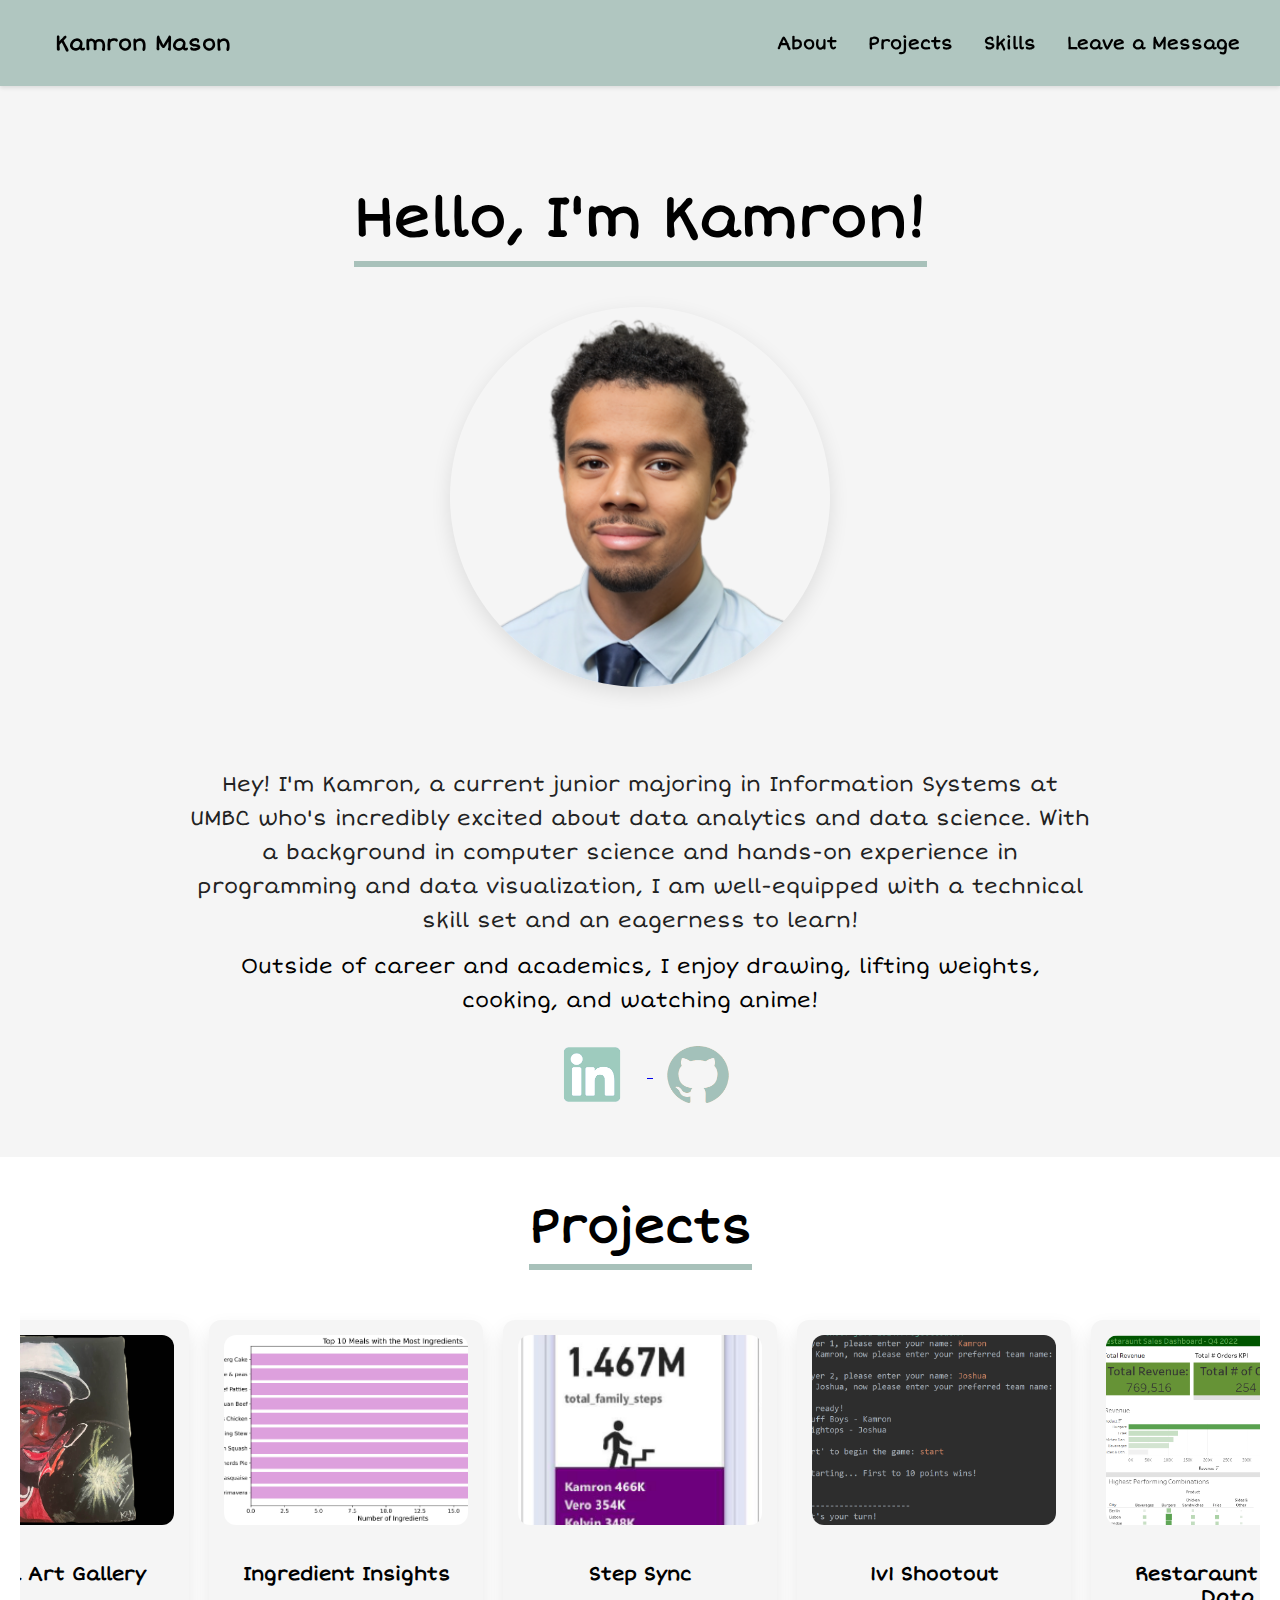
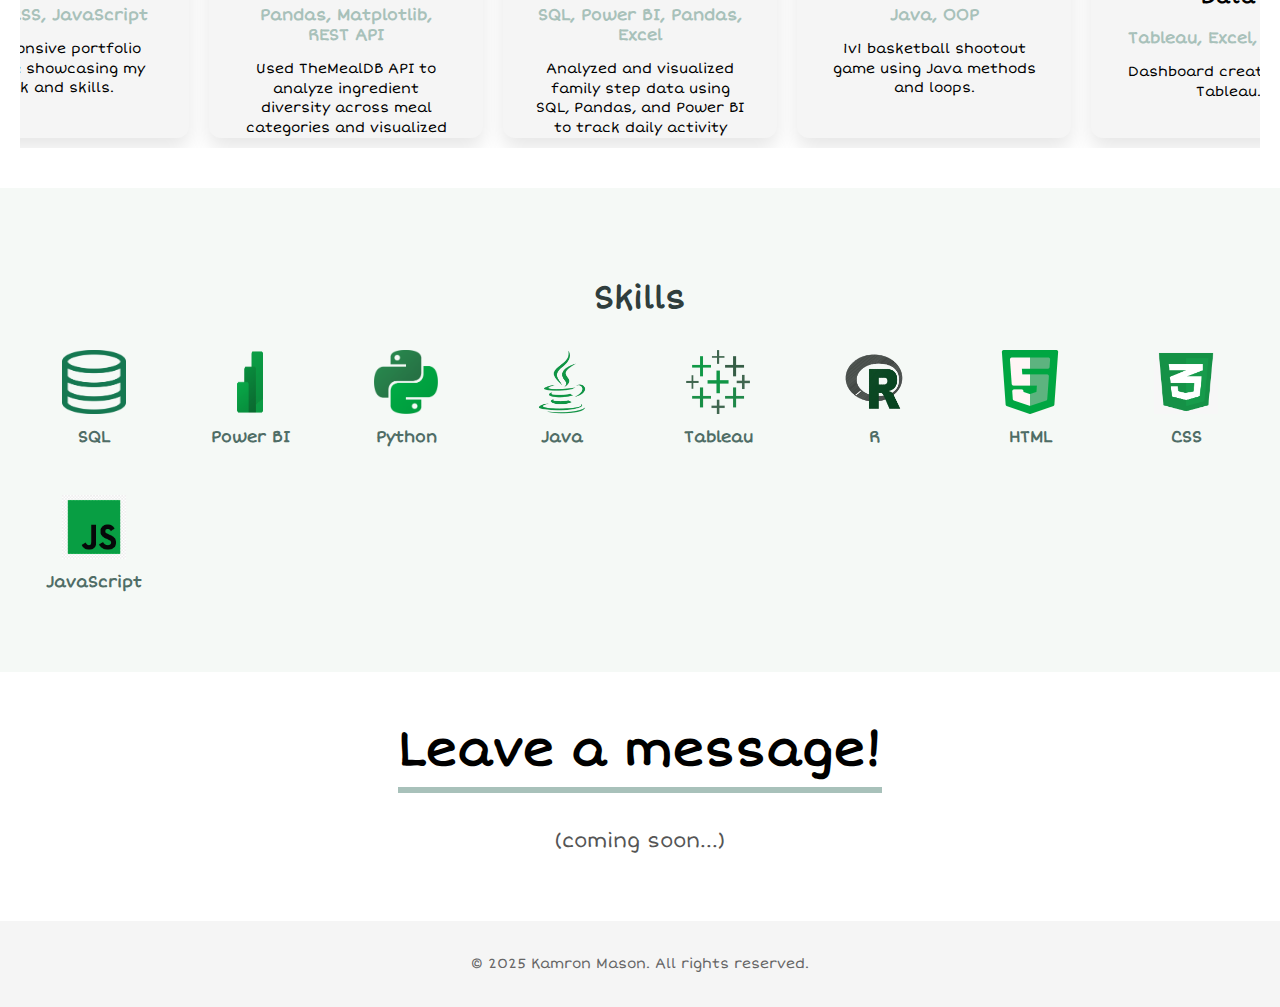
<file: index.html>
<!DOCTYPE html>
<html lang="en">
<head>
  <meta charset="UTF-8" />
  <meta name="viewport" content="width=device-width, initial-scale=1.0" />
  <title>Kamron Mason</title>
  <link rel="stylesheet" href="styles.css" />
  <link rel="preconnect" href="https://fonts.googleapis.com" />
  <link rel="preconnect" href="https://fonts.gstatic.com" crossorigin />
  <link href="https://fonts.googleapis.com/css2?family=Short+Stack&display=swap" rel="stylesheet" />
</head>
<body>

  <header>
    <a href="#" class="logo">Kamron Mason</a>
    <nav>
      <a href="#about">About</a>
      <a href="#projects">Projects</a>
      <a href="#skills">Skills</a>
      <a href="#leave-message">Leave a Message</a>
    </nav>
  </header>

  <section id="about" class="about-section">
    <h1 class="Intro-text">Hello, I'm Kamron!</h1>
    <img src="kamronm.png" alt="Kamron Mason" class="about-photo" />
  </section>

  <p class="intro">
    Hey! I'm Kamron, a current junior majoring in Information Systems at UMBC who's incredibly excited about data analytics and data science. With a background in computer science and hands-on experience in programming and data visualization, I am well-equipped with a technical skill set and an eagerness to learn!
  </p>

  <p class="hobbies">
    Outside of career and academics, I enjoy drawing, lifting weights, cooking, and watching anime!
  </p>

  <div class="social-images">
    <a href="https://www.linkedin.com/in/kamron-mason-25a87b299/" target="_blank">
      <img src="newlinked2.png" alt="LinkedIn" class="linkedin-icon" />
    </a>
    <a href="https://github.com/kamronm1" target="_blank">
      <img src="output-onlinetools.png" alt="GitHub" class="github-icon" />
    </a>
  </div>

  <section class="projects-section" id="projects">
    <h2 class="Project-text">Projects</h2>
    <div class="projects-container">

      <a href="https://github.com/kamronm1/Personal-Art-Gallery" target="_blank" class="project-card">
        <img src="mjpic.jpg" alt="Visual Art Gallery" />
        <div class="project-content">
          <h3 class="project-title">Visual Art Gallery</h3>
          <p class="tech">HTML, CSS, JavaScript</p>
          <p class="desc">A responsive portfolio website showcasing my work and skills.</p>
        </div>
      </a>

      <a href="https://github.com/kamronm1/MealDB-Ingredient-Analysis" target="_blank" class="project-card">
        <img src="top_10sa%20(1).png" alt="MealDB Project" />
        <div class="project-content">
          <h3 class="project-title">Ingredient Insights</h3>
          <p class="tech">Pandas, Matplotlib, REST API</p>
          <p class="desc">Used TheMealDB API to analyze ingredient diversity across meal categories and visualized trends with Python.</p>
        </div>
      </a>

      <a href="https://github.com/kamronm1/Step-Sync" target="_blank" class="project-card">
        <img class="step-sync" src="stepsync.png" alt="Step Sync Project" />
        <div class="project-content">
          <h3 class="project-title">Step Sync</h3>
          <p class="tech">SQL, Power BI, Pandas, Excel</p>
          <p class="desc">Analyzed and visualized family step data using SQL, Pandas, and Power BI to track daily activity trends.</p>
        </div>
      </a>

      <a href="https://github.com/kamronm1/1v1-Shootout" target="_blank" class="project-card">
        <img src="demo.png" alt="1v1 Shootout" />
        <div class="project-content">
          <h3 class="project-title">1v1 Shootout</h3>
          <p class="tech">Java, OOP</p>
          <p class="desc">1v1 basketball shootout game using Java methods and loops.</p>
        </div>
      </a>

      <a href="https://github.com/kamronm1/Restaraunt-Sales-Data" target="_blank" class="project-card">
        <img src="RestarauntSales.png" alt="1v1 Shootout Game" />
        <div class="project-content">
          <h3 class="project-title">Restaraunt Sales Data</h3>
          <p class="tech">Tableau, Excel, Pandas</p>
          <p class="desc">Dashboard created using Tableau.</p>
        </div>
      </a>

    </div>
  </section>

  <section class="skills-section" id="skills">
    <h2 class="skills-header">Skills</h2>
    <div class="skills-grid">
      <div class="skill"><img src="greensql.png" alt="SQL" /><p>SQL</p></div>
      <div class="skill"><img src="greenpowerbi.png" alt="Power BI" /><p>Power BI</p></div>
      <div class="skill"><img src="greenpython.png" alt="Python" /><p>Python</p></div>
      <div class="skill"><img src="newgreenjava.png" alt="Java" /><p>Java</p></div>
      <div class="skill"><img src="greentableau.png" alt="Tableau" /><p>Tableau</p></div>
      <div class="skill"><img src="newgreenr.png" alt="R" /><p>R</p></div>
      <div class="skill"><img src="greenhtml.png" alt="HTML" /><p>HTML</p></div>
      <div class="skill"><img src="greencss.png" alt="CSS" /><p>CSS</p></div>
      <div class="skill"><img src="greenjs.png" alt="JavaScript" /><p>JavaScript</p></div>
    </div>
  </section>

  <section class="leave-message" id="leave-message">
    <h2 class="leave-message-heading">Leave a message!</h2>
    <p class="coming-soon-text">(coming soon...)</p>
  </section>

  <footer class="footer">
    <p>&copy; 2025 Kamron Mason. All rights reserved.</p>
  </footer>

</body>
</html>
</file>
<file: styles.css>
html {
  scroll-behavior: smooth;
}

body {
  margin: 0;
  font-family: 'Short Stack', cursive;
  background-color: #f5f5f5;
}

header {
  display: flex;
  justify-content: space-between;
  align-items: center;
  padding: 30px 40px;
  background-color: rgba(168, 193, 186, 0.9); /* semi-transparent #A8C1BA */
  box-shadow: 0 2px 4px rgba(0,0,0,0.1);
  position: sticky;
  top: 0;
  z-index: 1000;
}

.logo {
  font-size: 21px;
  font-weight: bold;
  padding-left: 15px;
  color: inherit;          /* Keep the text color same as surrounding */
  text-decoration: none;   /* Remove underline */
  cursor: pointer;         /* Show pointer on hover */
}

nav a {
  margin-left: 25px;
  text-decoration: none;
  color: #000000;
  font-weight: bold;
  font-size: 18px;
  transition: color 0.3s ease;
}

.about-section {
  text-align: center;
  padding: 60px 20px;
  font-size: 48px;
  background-color: #f5f5f5;
}

.about-section h1 {
  font-size: 3.5rem;
  margin-bottom: 10px;
  font-weight: bold;
  color: #000000;
  border-bottom: 6px solid #A8C1BA;
  display: inline-block;
  padding-bottom: 8px;
  background-color: #f5f5f5;
}

.about-photo {
  width: 380px;
  height: 380px;
  object-fit: cover;
  object-position: center top;
  border-radius: 50%;
  box-shadow: 0 6px 20px rgba(0,0,0,0.1);
  margin: 30px auto 0 auto;
  display: block;
}

.intro, .hobbies {
  max-width: 900px;
  margin: 20px auto 0 auto;
  font-size: 21.25px;
  line-height: 1.6;
  color: #222;
  font-family: 'Short Stack', cursive;
  text-align: center;
  padding: 0 60px;
  background-color: #f5f5f5;
}

.hobbies {
  margin-top: 12px;
  color: #000000;
}

.social-images {
  margin-top: 25px;
  text-align: center;
  background-color: #f5f5f5;
  padding-bottom: 50px;
}

.social-images img {
  /*width: 40px;
  height: 40px;*/
  margin: 0 10px;
  vertical-align: middle;
  cursor: pointer;
  transition: transform 0.3s ease, opacity 0.3s ease;
}

.social-images img:hover {
  transform: scale(1.1);
  opacity: 0.8;
}

nav a:hover {
  color: #FFFFFF;
}
.logo a:hover {
  color: #FFFFFF;
}
.github-icon {
  width: 70px;
  height: 65px;
}

.linkedin-icon {
  width: 90px;
  height: 65px;
}

.projects-section {
  padding: 40px 20px;
  background-color: #FFFFFF;
  text-align: center;
}

.projects-title-container {
  text-align: center;
  margin-bottom: 30px;
}

.Project-text {
  font-size: 3rem;
  font-weight: bold;
  color: #000000;
  border-bottom: 6px solid #A8C1BA;
  display: inline-block;
  padding-bottom: 8px;
  margin: 0 auto;
}

@media (max-width: 768px) {
  .Project-text {
    font-size: 2rem;
  }
}

.projects-container {
  display: flex;
  justify-content: center;
  gap: 20px;
  flex-wrap: nowrap;
  overflow-x: auto;
  padding-bottom: 10px;
  padding-top: 50px;
}

@media (max-width: 768px) {
  .projects-container {
    padding-left: 15px;
    padding-right: 15px;
    overflow-x: auto;
    flex-wrap: nowrap;
    justify-content: flex-start;
  }
}

.project-card {
  flex: 0 0 auto;
  width: 244px;
  height: 388px;
  background-color: #f5f5f5;
  border-radius: 12px;
  box-shadow: 0 10px 20px rgba(0,0,0,0.1);
  text-decoration: none;
  color: black;
  overflow: hidden;
  transition: transform 0.3s ease;
  padding: 15px;
}

.project-card:hover {
  transform: translateY(-5px);
}

.project-card img {
  width: 100%;
  height: 190px;
  object-fit: cover;
  border-radius: 12px;
}

.step-sync {
  width: 90%;
  height: 150px;
}

.project-content {
  padding: 15px;
}

.project-content .tech {
  font-weight: bold;
  color: #A8C1BA;
  margin-bottom: 10px;
}

.project-content .desc {
  font-size: 14px;
  line-height: 1.4;
}

.skills-section {
  padding: 4rem 2rem;
  background-color: #F5F9F6;
  text-align: center;
}

.skills-header {
  /* You can add styles here if needed */
}

.skills-section h2 {
  color: #2F3E3D;
  font-size: 2rem;
  margin-bottom: 2rem;
}

.skills-grid {
  display: grid;
  grid-template-columns: repeat(auto-fit, minmax(120px, 1fr));
  gap: 2rem;
  justify-items: center;
}

.skill {
  transition: transform 0.3s ease;
  text-align: center;
}

.skill img {
  width: 64px;
  height: 64px;
  transition: transform 0.3s ease;
}

.skill p {
  margin-top: 0.5rem;
  color: #4F6D66;
  font-weight: bold;
}

.skill:hover img {
  transform: scale(1.15);
}

/* Leave a message section */
.leave-message {
  padding: 3rem 2rem;
  background-color: #FFFFFF;
  text-align: center;
}

.leave-message-heading {
  font-size: 3rem;
  font-weight: bold;
  color: #000000;
  border-bottom: 6px solid #A8C1BA;
  display: inline-block;
  padding-bottom: 8px;
  margin: 0 auto 15px auto;
}

.coming-soon-text {
  font-size: 1.25rem;
  color: #555555;
}

/* Footer */

.footer {
  background-color: #f5f5f5;
  text-align: center;
  padding: 20px 0;
  color: #666666;
  font-size: 0.9rem;
}

/* ---------- RESPONSIVENESS ---------- */

@media (max-width: 600px) {
  header {
    flex-direction: column;
    align-items: flex-start;
    padding: 15px 20px;
  }

  .logo {
    font-size: 13.6px;
    margin-bottom: 10px;
  }

  nav {
    width: 100%;
    display: flex;
    flex-wrap: wrap;
    justify-content: space-around;
  }

  nav a {
    margin: 10px 10px 0 0;
    font-size: 1.1em;
  }

  .about-section h1 {
    font-size: 40px;
  }

  .about-photo {
    width: 204px;
    height: 204px;
  }

  .intro, .hobbies {
    padding: 0 20px;
    font-size: 17px;
  }
}
</file>
